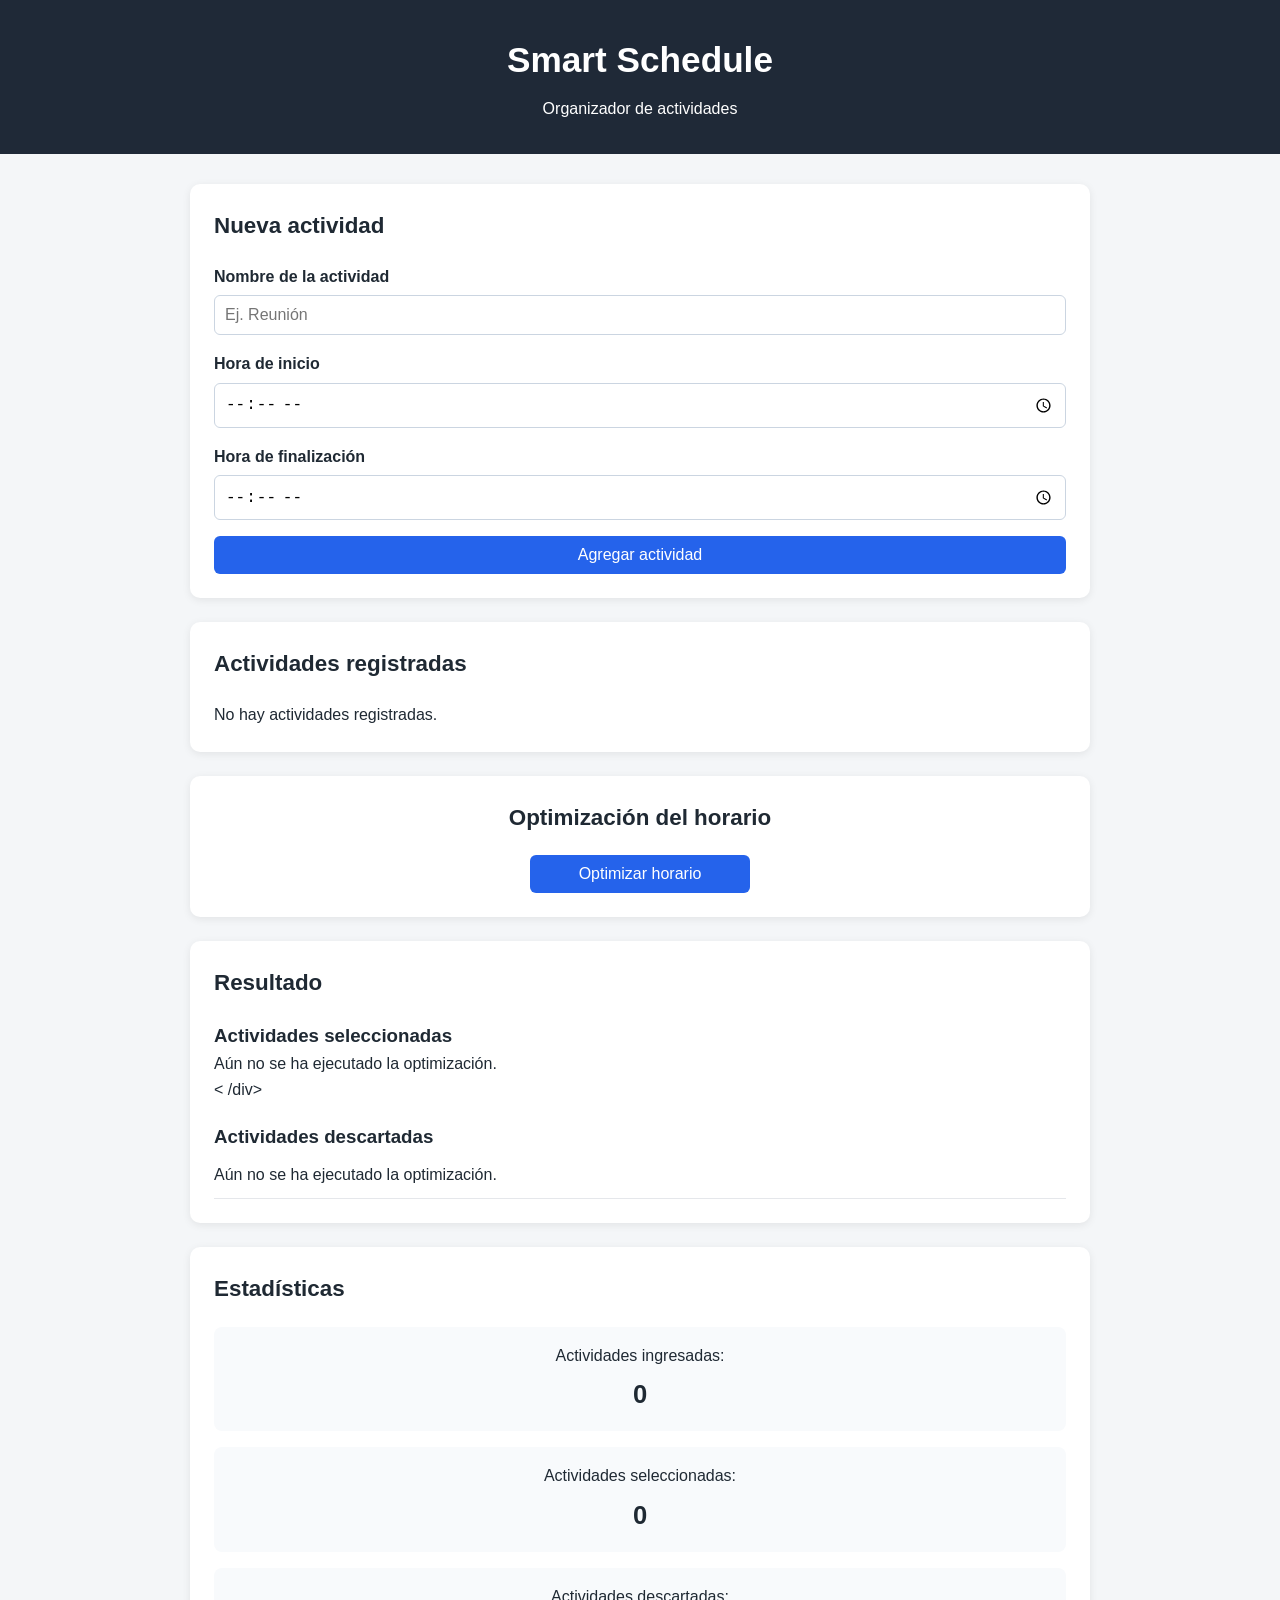
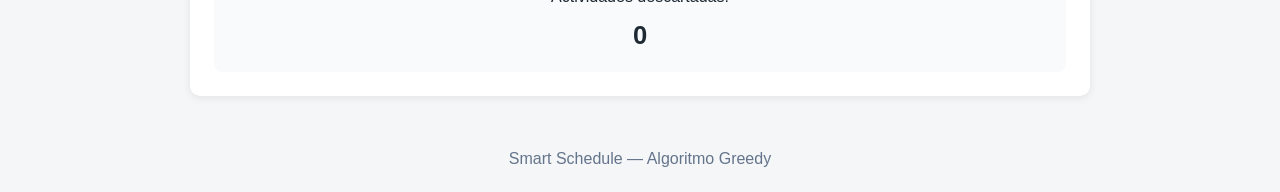
<file: 1-smart-schedule/index.html>
<!DOCTYPE html>
<html lang="es">
<head>
    <meta charset="UTF-8">
    <meta name="viewport" content="width=device-width, initial-scale=1.0">

    <title>Smart Schedule</title>

    <link rel="stylesheet" href="css/styles.css">
</head>

<body>

    <header>
        <h1>Smart Schedule</h1>
        <p>Organizador de actividades</p>
    </header>

    <main>

        <!-- Formulario de actividades -->
        <section id="activity-form">
            <h2>Nueva actividad</h2>

            <form>
                <div>
                    <label for="activity-name">Nombre de la actividad</label>
                    <input
                        type="text"
                        id="activity-name"
                        name="activity-name"
                        placeholder="Ej. Reunión"
                    >
                </div>

                <div>
                    <label for="start-time">Hora de inicio</label>
                    <input
                        type="time"
                        id="start-time"
                        name="start-time"
                    >
                </div>

                <div>
                    <label for="end-time">Hora de finalización</label>
                    <input
                        type="time"
                        id="end-time"
                        name="end-time"
                    >
                </div>

                <button type="submit">
                    Agregar actividad
                </button>
            </form>
        </section>


        <!-- Actividades registradas -->
        <section id="activity-list">
            <h2>Actividades registradas</h2>

            <div id="activities-container">
                <p>No hay actividades registradas.</p>
            </div>
        </section>


        <!-- Optimización -->
        <section id="optimization">
            <h2>Optimización del horario</h2>

            <button id="optimize-button" type="button">
                Optimizar horario
            </button>
        </section>


        <!-- Resultado -->
        <section id="results">
            <h2>Resultado</h2>

        <div id="selected-activities">
            <h3>Actividades seleccionadas</h3>

            <div id="optimized-schedule">
                <p>Aún no se ha ejecutado la optimización.</p>
            </div>
        < /div>

            <div id="discarded-activities">
                <h3>Actividades descartadas</h3>

                <p>
                    Aún no se ha ejecutado la optimización.
                </p>
            </div>
        </section>


        <!-- Estadísticas -->
        <section id="statistics">
            <h2>Estadísticas</h2>

            <div>
                <p>
                    Actividades ingresadas:
                    <span id="total-activities">0</span>
                </p>

                <p>
                    Actividades seleccionadas:
                    <span id="selected-count">0</span>
                </p>

                <p>
                    Actividades descartadas:
                    <span id="discarded-count">0</span>
                </p>
            </div>
        </section>

    </main>

    <footer>
        <p>Smart Schedule — Algoritmo Greedy</p>
    </footer>

    <script type="module" src="js/main.js"></script>

</body>
</html>
</file>
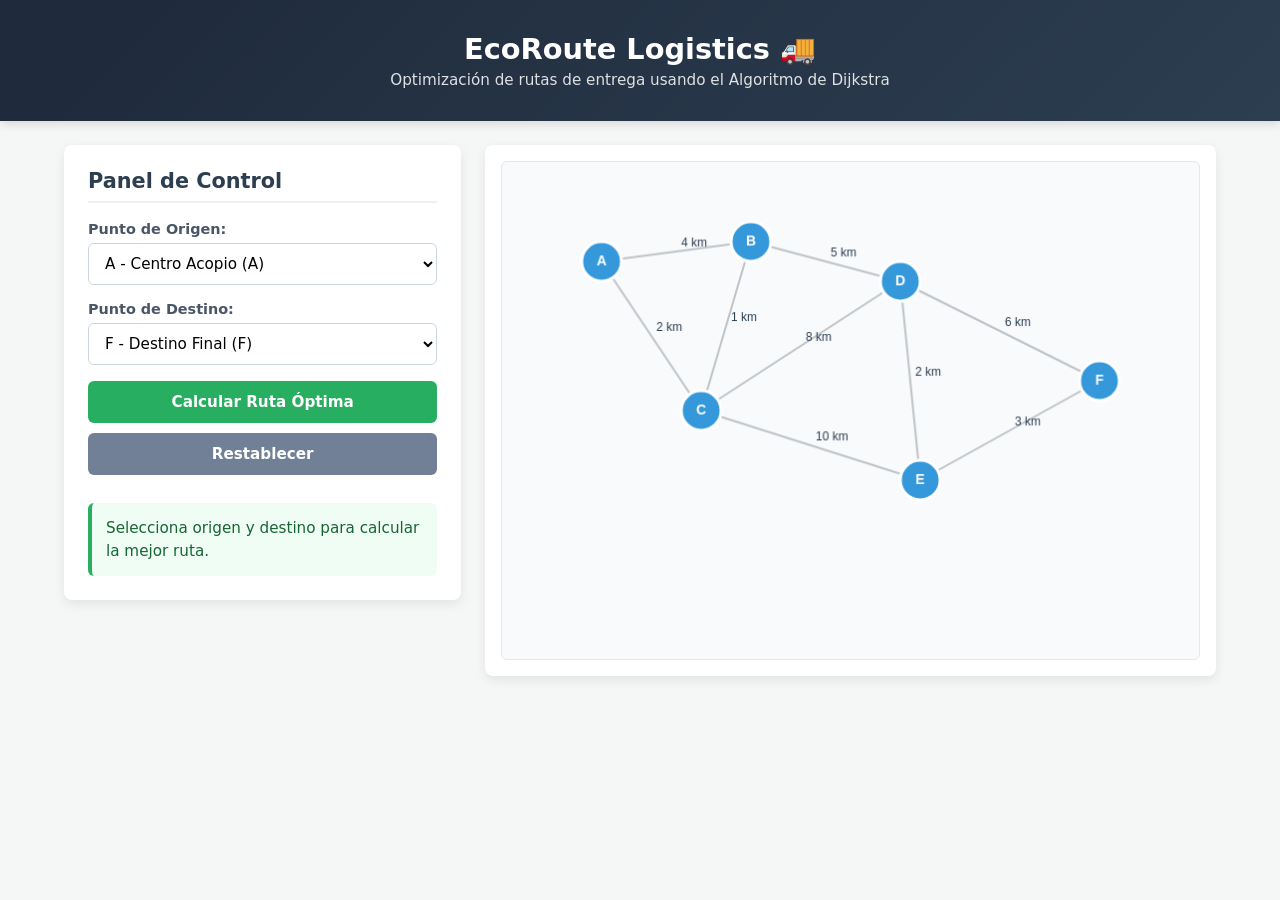
<file: 2-eco-routes-logistics/index.html>
<!DOCTYPE html>
<html lang="es">
<head>
  <meta charset="UTF-8">
  <meta name="viewport" content="width=device-width, initial-scale=1.0">
  <title>EcoRoute - Optimización de Rutas con Grafos</title>
  <link rel="stylesheet" href="styles.css">
</head>
<body>
  <header>
    <h1>EcoRoute Logistics 🚚</h1>
    <p>Optimización de rutas de entrega usando el Algoritmo de Dijkstra</p>
  </header>

  <main class="container">
    <section class="controls">
      <h2>Panel de Control</h2>
      <div class="input-group">
        <label for="start-node">Punto de Origen:</label>
        <select id="start-node"></select>
      </div>

      <div class="input-group">
        <label for="end-node">Punto de Destino:</label>
        <select id="end-node"></select>
      </div>

      <button id="btn-calculate">Calcular Ruta Óptima</button>
      <button id="btn-reset" class="secondary">Restablecer</button>

      <div id="result" class="result-box">
        Selecciona origen y destino para calcular la mejor ruta.
      </div>
    </section>

    <section class="canvas-container">
      <canvas id="graphCanvas" width="700" height="500"></canvas>
    </section>
  </main>

  <script src="app.js"></script>
</body>
</html>
</file>
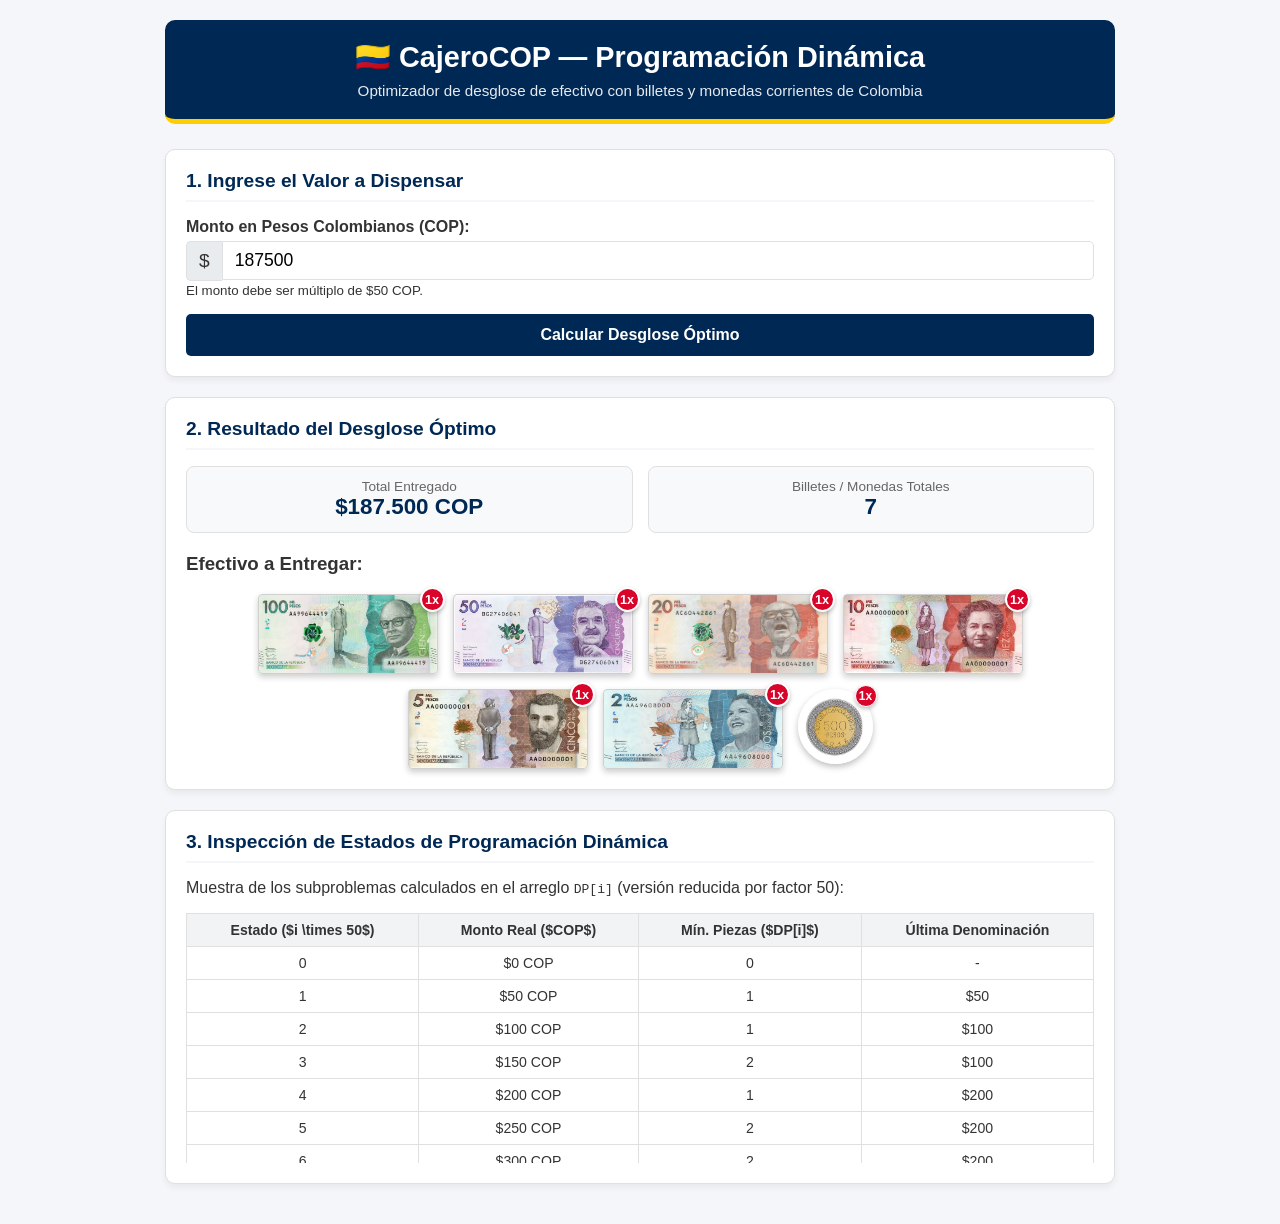
<file: 3-cajero-cop-dp/index.html>
<!DOCTYPE html>
<html lang="es">
<head>
    <meta charset="UTF-8">
    <meta name="viewport" content="width=device-width, initial-scale=1.0">
    <title>CajeroCOP - Dispensador Inteligente de Moneda Colombiana</title>
    <link rel="stylesheet" href="styles.css">
</head>
<body>
    <div class="container">
        <header>
            <h1>🇨🇴 CajeroCOP — Programación Dinámica</h1>
            <p>Optimizador de desglose de efectivo con billetes y monedas corrientes de Colombia</p>
        </header>

        <main>
            <!-- Sección de Entrada de Datos -->
            <section class="card input-section">
                <h2>1. Ingrese el Valor a Dispensar</h2>
                <div class="form-group">
                    <label for="amount">Monto en Pesos Colombianos (COP):</label>
                    <div class="input-wrapper">
                        <span>$</span>
                        <input type="number" id="amount" placeholder="Ej: 187500" step="50" min="50" value="187500">
                    </div>
                    <small>El monto debe ser múltiplo de $50 COP.</small>
                </div>
                <button id="btn-calc" onclick="calculateChange()">Calcular Desglose Óptimo</button>
            </section>

            <!-- Sección de Resultados (Billetes y Monedas) -->
            <section class="card output-section">
                <h2>2. Resultado del Desglose Óptimo</h2>
                <div id="summary-metrics" class="metrics-grid">
                    <div class="metric-box">
                        <span class="metric-title">Total Entregado</span>
                        <span class="metric-value" id="res-total">$0</span>
                    </div>
                    <div class="metric-box">
                        <span class="metric-title">Billetes / Monedas Totales</span>
                        <span class="metric-value" id="res-count">0</span>
                    </div>
                </div>

                <h3>Efectivo a Entregar:</h3>
                <div id="currency-container" class="currency-grid">
                    <p class="placeholder-text">Ingrese un monto y presione calcular para ver los billetes.</p>
                </div>
            </section>

            <!-- Sección de Inspección de Estados DP -->
            <section class="card dp-section">
                <h2>3. Inspección de Estados de Programación Dinámica</h2>
                <p>Muestra de los subproblemas calculados en el arreglo <code>DP[i]</code> (versión reducida por factor 50):</p>
                <div class="table-wrapper">
                    <table id="dp-table">
                        <thead>
                            <tr>
                                <th>Estado ($i \times 50$)</th>
                                <th>Monto Real ($COP$)</th>
                                <th>Mín. Piezas ($DP[i]$)</th>
                                <th>Última Denominación</th>
                            </tr>
                        </thead>
                        <tbody id="dp-table-body">
                            <tr><td colspan="4">Sin datos generados.</td></tr>
                        </tbody>
                    </table>
                </div>
            </section>
        </main>
    </div>

    <script src="app.js"></script>
</body>
</html>
</file>
<file: 1-smart-schedule/css/styles.css>
* {
    box-sizing: border-box;
    margin: 0;
    padding: 0;
}

body {
    font-family: Arial, sans-serif;
    background-color: #f4f6f8;
    color: #1f2933;
    line-height: 1.6;
}

header {
    background-color: #1f2937;
    color: white;
    text-align: center;
    padding: 32px 20px;
}

header h1 {
    font-size: 2.2rem;
    margin-bottom: 8px;
}

header p {
    font-size: 1rem;
}

main {
    width: 90%;
    max-width: 900px;
    margin: 30px auto;
}

section {
    background-color: white;
    border-radius: 10px;
    padding: 24px;
    margin-bottom: 24px;
    box-shadow: 0 2px 8px rgba(0, 0, 0, 0.08);
}

section h2 {
    margin-bottom: 20px;
    font-size: 1.4rem;
}

form {
    display: grid;
    gap: 16px;
}

form div {
    display: flex;
    flex-direction: column;
    gap: 6px;
}

label {
    font-weight: bold;
}

input {
    padding: 10px;
    border: 1px solid #cbd5e1;
    border-radius: 6px;
    font-size: 1rem;
}

input:focus {
    outline: 2px solid #2563eb;
    border-color: #2563eb;
}

button {
    padding: 10px 16px;
    border: none;
    border-radius: 6px;
    background-color: #2563eb;
    color: white;
    font-size: 1rem;
    cursor: pointer;
}

button:hover {
    background-color: #1d4ed8;
}

#activities-container {
    display: grid;
    gap: 12px;
}

#activities-container>div {
    border: 1px solid #e2e8f0;
    border-radius: 8px;
    padding: 14px;
    background-color: #f8fafc;
}

#activities-container button {
    margin-top: 10px;
    background-color: #dc2626;
}

#activities-container button:hover {
    background-color: #b91c1c;
}

#optimization {
    text-align: center;
}

#optimization button {
    min-width: 220px;
}

#selected-activities,
#discarded-activities {
    margin-top: 20px;
}

#optimized-schedule {
    display: grid;
    gap: 12px;
}

.schedule-block {
    display: flex;
    justify-content: space-between;
    align-items: center;
    gap: 20px;
    padding: 16px;
    border-left: 5px solid #2563eb;
    border-radius: 6px;
    background-color: #eff6ff;
}

.schedule-block strong {
    font-size: 1.05rem;
}

.schedule-block span {
    font-weight: bold;
    white-space: nowrap;
}

#discarded-activities p {
    padding: 10px 0;
    border-bottom: 1px solid #e5e7eb;
}

#statistics>div {
    display: grid;
    grid-template-columns: repeat(3, 1fr);
    gap: 16px;
}

#statistics p {
    padding: 16px;
    text-align: center;
    border-radius: 8px;
    background-color: #f8fafc;
}

#statistics span {
    display: block;
    margin-top: 6px;
    font-size: 1.6rem;
    font-weight: bold;
}

footer {
    text-align: center;
    padding: 20px;
    margin-top: 30px;
    color: #64748b;
}

@media (max-width: 600px) {
    main {
        width: 95%;
        margin: 20px auto;
    }

    section {
        padding: 18px;
    }

    .schedule-block {
        flex-direction: column;
        align-items: flex-start;
        gap: 6px;
    }
}

#statistics>div {
    grid-template-columns: 1fr;
}
</file>
<file: 2-eco-routes-logistics/styles.css>
:root {
  --primary-color: #2c3e50;
  --secondary-color: #3498db;
  --accent-color: #e74c3c;
  --success-color: #27ae60;
  --bg-color: #f4f7f6;
  --card-bg: #ffffff;
  --text-color: #333333;
  --border-radius: 8px;
}

* {
  box-sizing: border-box;
  margin: 0;
  padding: 0;
  font-family: 'Segoe UI', system-ui, -apple-system, BlinkMacSystemFont, Roboto, sans-serif;
}

body {
  background-color: var(--bg-color);
  color: var(--text-color);
  display: flex;
  flex-direction: column;
  min-height: 100vh;
}

header {
  background: linear-gradient(135deg, #1e293b, var(--primary-color));
  color: #fff;
  padding: 2rem 1.5rem;
  text-align: center;
  box-shadow: 0 2px 10px rgba(0, 0, 0, 0.15);
}

header h1 {
  font-size: 1.8rem;
  margin-bottom: 0.3rem;
}

header p {
  font-size: 0.95rem;
  opacity: 0.85;
}

.container {
  display: flex;
  flex-wrap: wrap;
  gap: 24px;
  padding: 24px;
  max-width: 1200px;
  margin: 0 auto;
  width: 100%;
}

.controls {
  flex: 1;
  min-width: 290px;
  background: var(--card-bg);
  padding: 24px;
  border-radius: var(--border-radius);
  box-shadow: 0 4px 12px rgba(0, 0, 0, 0.08);
  height: fit-content;
}

.controls h2 {
  margin-bottom: 18px;
  color: var(--primary-color);
  font-size: 1.3rem;
  border-bottom: 2px solid #f0f0f0;
  padding-bottom: 8px;
}

.input-group {
  margin-bottom: 16px;
}

label {
  display: block;
  margin-bottom: 6px;
  font-weight: 600;
  font-size: 0.9rem;
  color: #4a5568;
}

select {
  width: 100%;
  padding: 10px 12px;
  border: 1px solid #cbd5e0;
  border-radius: 6px;
  font-size: 0.95rem;
  background-color: #fff;
  transition: border-color 0.2s ease, box-shadow 0.2s ease;
}

select:focus {
  outline: none;
  border-color: var(--secondary-color);
  box-shadow: 0 0 0 3px rgba(52, 152, 219, 0.2);
}

button {
  width: 100%;
  padding: 12px;
  background-color: var(--success-color);
  color: white;
  border: none;
  border-radius: 6px;
  cursor: pointer;
  font-weight: 600;
  font-size: 0.95rem;
  margin-bottom: 10px;
  transition: background-color 0.2s ease, transform 0.1s ease;
}

button:hover {
  background-color: #219150;
}

button:active {
  transform: scale(0.98);
}

button.secondary {
  background-color: #718096;
}

button.secondary:hover {
  background-color: #4a5568;
}

.result-box {
  margin-top: 18px;
  padding: 14px;
  background-color: #f0fdf4;
  border-left: 4px solid var(--success-color);
  border-radius: 6px;
  font-size: 0.95rem;
  line-height: 1.5;
  color: #166534;
}

.canvas-container {
  flex: 2;
  min-width: 320px;
  background: var(--card-bg);
  padding: 16px;
  border-radius: var(--border-radius);
  box-shadow: 0 4px 12px rgba(0, 0, 0, 0.08);
  display: flex;
  justify-content: center;
  align-items: center;
}

canvas {
  border: 1px solid #e2e8f0;
  border-radius: 6px;
  background-color: #f8fafc;
  max-width: 100%;
  height: auto;
}
</file>
<file: 3-cajero-cop-dp/styles.css>
:root {
    --bg-color: #f4f6f9;
    --card-bg: #ffffff;
    --primary: #002855;
    --accent: #ffcd00;
    --text-color: #333333;
    --border-color: #e0e0e0;
}

* {
    box-sizing: border-box;
}

body {
    font-family: 'Segoe UI', Tahoma, Geneva, Verdana, sans-serif;
    background-color: var(--bg-color);
    color: var(--text-color);
    margin: 0;
    padding: 20px;
}

.container {
    max-width: 950px;
    margin: 0 auto;
}

header {
    text-align: center;
    margin-bottom: 25px;
    background-color: var(--primary);
    color: white;
    padding: 20px;
    border-radius: 10px;
    border-bottom: 5px solid var(--accent);
}

header h1 {
    margin: 0 0 8px 0;
    font-size: 1.8rem;
}

header p {
    margin: 0;
    opacity: 0.9;
    font-size: 0.95rem;
}

.card {
    background: var(--card-bg);
    border-radius: 10px;
    padding: 20px;
    margin-bottom: 20px;
    box-shadow: 0 4px 6px rgba(0, 0, 0, 0.05);
    border: 1px solid var(--border-color);
}

.card h2 {
    margin-top: 0;
    font-size: 1.2rem;
    color: var(--primary);
    border-bottom: 2px solid var(--bg-color);
    padding-bottom: 8px;
}

.form-group {
    margin-bottom: 15px;
}

.form-group label {
    display: block;
    margin-bottom: 5px;
    font-weight: bold;
}

.input-wrapper {
    display: flex;
    align-items: center;
    font-size: 1.2rem;
}

.input-wrapper span {
    background: #e9ecef;
    padding: 8px 12px;
    border: 1px solid var(--border-color);
    border-right: none;
    border-radius: 5px 0 0 5px;
}

.input-wrapper input {
    width: 100%;
    padding: 8px 12px;
    font-size: 1.1rem;
    border: 1px solid var(--border-color);
    border-radius: 0 5px 5px 0;
}

button {
    background-color: var(--primary);
    color: white;
    border: none;
    padding: 12px 20px;
    font-size: 1rem;
    font-weight: bold;
    border-radius: 5px;
    cursor: pointer;
    width: 100%;
    transition: background 0.2s;
}

button:hover {
    background-color: #001f42;
}

.metrics-grid {
    display: flex;
    gap: 15px;
    margin-bottom: 20px;
}

.metric-box {
    flex: 1;
    background: #f8f9fa;
    padding: 12px;
    border-radius: 8px;
    text-align: center;
    border: 1px solid var(--border-color);
}

.metric-title {
    display: block;
    font-size: 0.85rem;
    color: #666;
}

.metric-value {
    font-size: 1.4rem;
    font-weight: bold;
    color: var(--primary);
}

.placeholder-text {
    color: #888;
    font-style: italic;
}

.table-wrapper {
    max-height: 250px;
    overflow-y: auto;
}

table {
    width: 100%;
    border-collapse: collapse;
    font-size: 0.88rem;
}

th, td {
    border: 1px solid var(--border-color);
    padding: 8px;
    text-align: center;
}

th {
    background-color: #f1f3f5;
}

/* ==========================================================================
   Estilos de Billetes y Monedas de Colombia
   ========================================================================== */

.currency-grid {
    display: flex;
    flex-wrap: wrap;
    gap: 15px;
    justify-content: center;
    margin-top: 15px;
}

/* Tarjeta de Billete con proporción real y encuadre completo */
.bill {
    width: 180px;               /* Ajustado a la proporción real de los billetes */
    height: 80px;
    border-radius: 4px;
    background-size: 100% 100%; /* Muestra el billete entero sin recortar esquinas ni números */
    background-position: center;
    background-repeat: no-repeat;
    box-shadow: 0 3px 6px rgba(0, 0, 0, 0.2);
    position: relative;
    border: 1px solid #d0d0d0;
}

/* Badge de cantidad */
.bill .count-badge {
    position: absolute;
    top: -8px;
    right: -8px;
    background: #d90429;
    color: white;
    border-radius: 50%;
    width: 25px;
    height: 25px;
    display: flex;
    align-items: center;
    justify-content: center;
    font-size: 0.8rem;
    font-weight: bold;
    border: 2px solid white;
    box-shadow: 0 2px 4px rgba(0, 0, 0, 0.25);
    z-index: 2;
}

/* Tarjeta de Moneda */
.coin {
    width: 75px;
    height: 75px;
    border-radius: 50%;
    background-size: contain;   /* Mantiene la moneda circular sin deformar */
    background-position: center;
    background-repeat: no-repeat;
    box-shadow: 0 3px 6px rgba(0, 0, 0, 0.25);
    position: relative;
}

.coin .count-badge {
    position: absolute;
    top: -4px;
    right: -4px;
    background: #d90429;
    color: white;
    border-radius: 50%;
    width: 22px;
    height: 22px;
    display: flex;
    align-items: center;
    justify-content: center;
    font-size: 0.75rem;
    font-weight: bold;
    border: 1.5px solid white;
    box-shadow: 0 2px 4px rgba(0, 0, 0, 0.25);
    z-index: 2;
}
</file>
